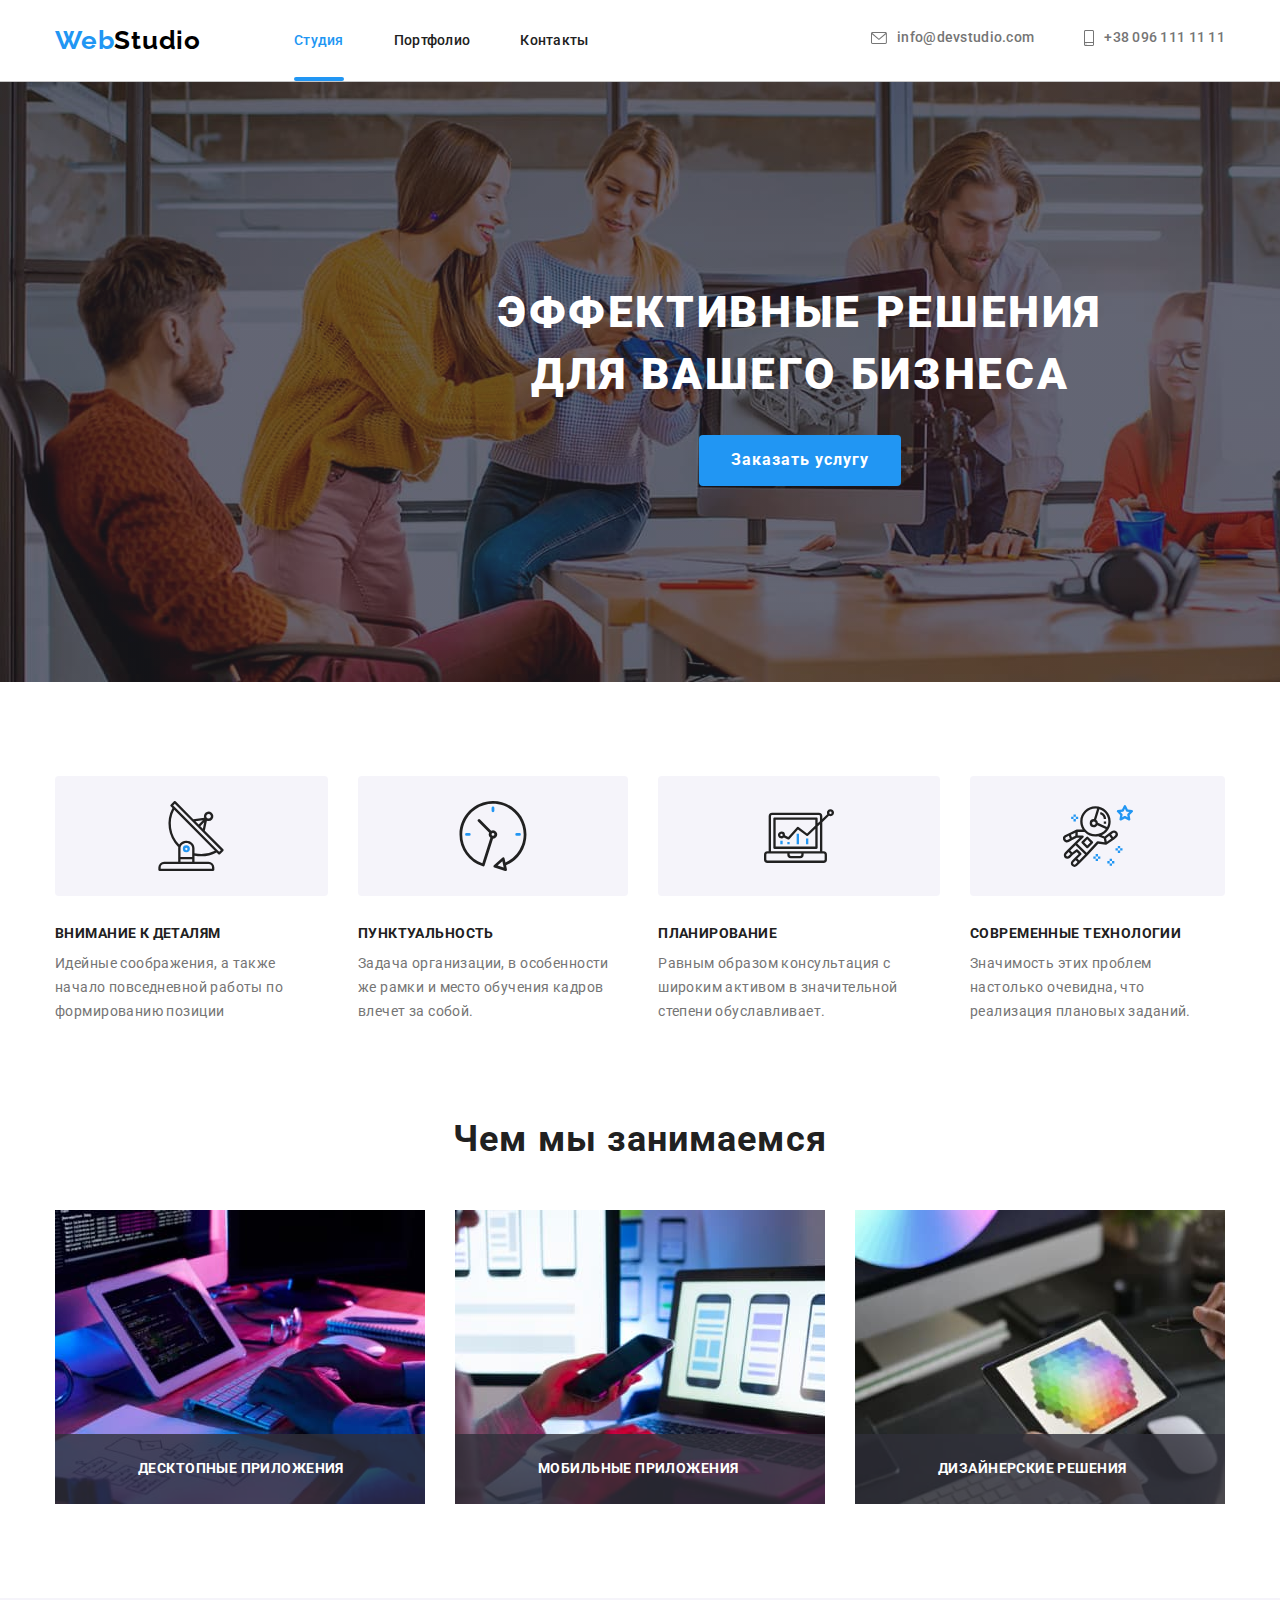
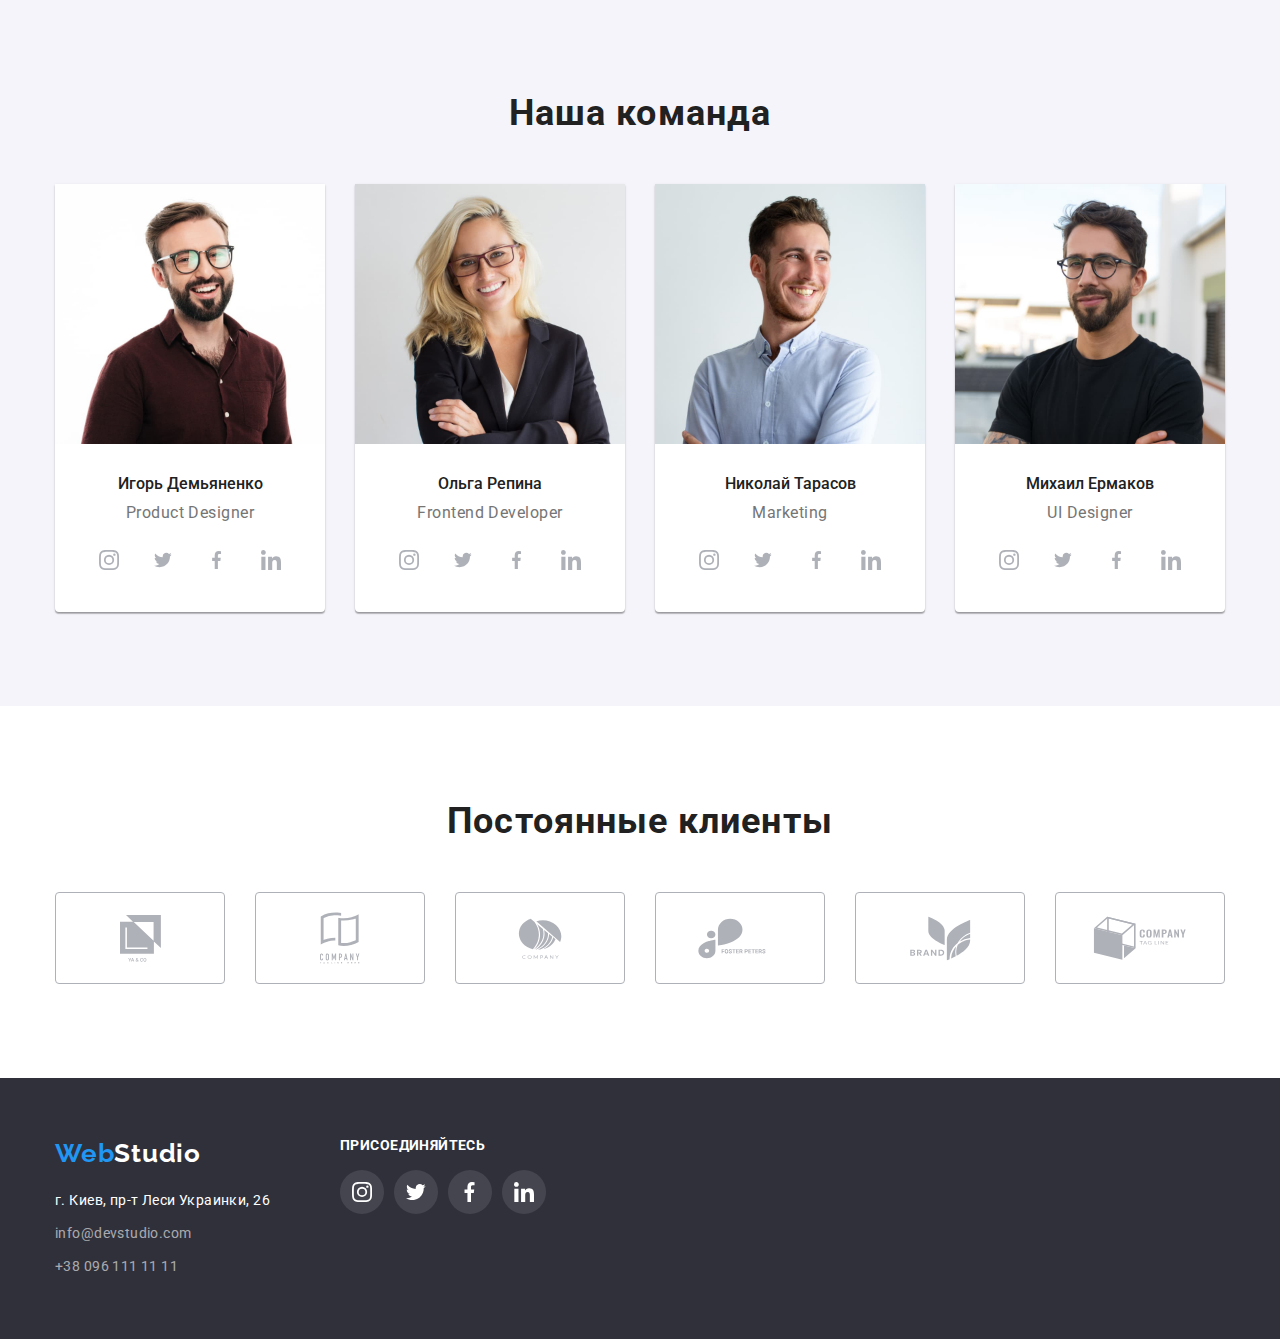
<file: index.html>
<!DOCTYPE html>
<html lang="ru">
  <head>
    <meta charset="UTF-8" />
    <meta http-equiv="X-UA-Compatible" content="IE=edge" />
    <meta name="viewport" content="width=device-width, initial-scale=1.0" />
    <title>WebStudio</title>
    <link rel="preconnect" href="https://fonts.googleapis.com" />
    <link rel="preconnect" href="https://fonts.gstatic.com" crossorigin />
    <link
      href="https://fonts.googleapis.com/css2?family=Montserrat:wght@400;700&family=Raleway:wght@700&family=Roboto:wght@400;500;700;900&display=swap"
      rel="stylesheet"
    />
    <link
      rel="stylesheet"
      href="https://cdnjs.cloudflare.com/ajax/libs/modern-normalize/1.1.0/modern-normalize.min.css"
    />
    <link rel="stylesheet" href="./css/styles.css" />
  </head>
  <body>
    <header class="header">
      <div class="container nav">
        <nav class="header-nav">
          <a class="header-logotype link" href="./"><span class="header-logo">Web</span>Studio</a>
          <ul class="header-nav-list list">
            <li class="header-nav-item">
              <a class="header-nav-link link underline" href="">Студия</a>
            </li>
            <li class="header-nav-item">
              <a class="header-nav-link link" href="./portfolio.html">Портфолио</a>
            </li>
            <li class="header-nav-item">
              <a class="header-nav-link link" href="">Контакты</a>
            </li>
          </ul>
        </nav>
        <ul class="header-list list">
          <li class="header-item">
            <a class="header-contact link" href="mailto:info@devstudio.com">
              <svg class="header-icon-envelope">
                <use href="./images/icons.svg#envelope"></use>
              </svg>
              info@devstudio.com</a
            >
          </li>
          <li class="header-item">
            <a class="header-contact link" href="tel:+380961111111">
              <svg class="header-icon-smartphone">
                <use href="images/icons.svg#smartphone"></use>
              </svg>
              +38 096 111 11 11</a
            >
          </li>
        </ul>
      </div>
    </header>
    <main>
      <!-------------------hero--------------------->

      <section class="hero">
        <h1 class="hero-title">Эффективные решения <br />для вашего бизнеса</h1>
        <button class="hero-btn" data-modal-open type="button">Заказать услугу</button>
      </section>
      <!-------------------features--------------------->

      <section class="features">
        <div class="container">
          <ul class="features-list list">
            <li class="features-item icon-antenna">
              <h3 class="features-title">Внимание к деталям</h3>
              <p class="features-text">
                Идейные соображения, а также начало повседневной работы по формированию позиции
              </p>
            </li>
            <li class="features-item icon-clock">
              <h3 class="features-title">Пунктуальность</h3>
              <p class="features-text">
                Задача организации, в особенности же рамки и место обучения кадров влечет за собой.
              </p>
            </li>
            <li class="features-item icon-diagram">
              <h3 class="features-title">Планирование</h3>
              <p class="features-text">
                Равным образом консультация с широким активом в значительной степени обуславливает.
              </p>
            </li>
            <li class="features-item icon-astronaut">
              <h3 class="features-title">Современные технологии</h3>
              <p class="features-text">
                Значимость этих проблем настолько очевидна, что реализация плановых заданий.
              </p>
            </li>
          </ul>
        </div>
      </section>
      <!-------------------work--------------------->

      <section class="work">
        <div class="container">
          <h2 class="work-title">Чем мы занимаемся</h2>
          <ul class="work-list list">
            <li class="work-item">
              <div class="work-item-img">
                <img class="work-img" src="images/work-img1.jpg" alt="ПК" width="370" />
                <p class="work-text">Десктопные приложения</p>
              </div>
            </li>
            <li class="work-item">
              <div class="work-item-img">
                <img class="work-img" src="images/work-img2.jpg" alt="Телефон" width="370" />
                <p class="work-text">Мобильные приложения</p>
              </div>
            </li>
            <li class="work-item">
              <div class="work-item-img">
                <img class="work-img" src="images/work-img3.jpg" alt="Планшет" width="370" />
                <p class="work-text">Дизайнерские решения</p>
              </div>
            </li>
          </ul>
        </div>
      </section>
      <!-------------------comand--------------------->

      <section class="comand">
        <div class="container">
          <h2 class="comand-title">Наша команда</h2>
          <ul class="comand-list list">
            <li class="comand-item">
              <img
                class="comand-img"
                src="images/comand-img1.jpg"
                alt=" Фото Игорь Демьяненко"
                width="270"
                height="260"
              />
              <div class="comand-title-man-text">
                <h3 class="comand-title-man">Игорь Демьяненко</h3>
                <p class="comand-text">Product Designer</p>
              </div>
              <ul class="comand-social-list list">
                <li class="comand-social-item">
                  <a class="comand-social-link" href="">
                    <svg class="comand-social-icon" width="20px" height="20px">
                      <use href="images/icons.svg#instagram"></use>
                    </svg>
                  </a>
                </li>
                <li class="comand-social-item">
                  <a class="comand-social-link" href="">
                    <svg class="comand-social-icon" width="20px" height="16px">
                      <use href="images/icons.svg#twitter"></use>
                    </svg>
                  </a>
                </li>
                <li class="comand-social-item">
                  <a class="comand-social-link" href="">
                    <svg class="comand-social-icon" width="10px" height="20px">
                      <use href="images/icons.svg#facebook"></use>
                    </svg>
                  </a>
                </li>
                <li class="comand-social-item">
                  <a class="comand-social-link" href="">
                    <svg class="comand-social-icon" width="20px" height="20px">
                      <use href="images/icons.svg#linkedin"></use>
                    </svg>
                  </a>
                </li>
              </ul>
            </li>
            <li class="comand-item">
              <img
                class="comand-img"
                src="images/comand-img2.jpg"
                alt=" Фото Ольга Репина"
                width="270"
                height="260"
              />
              <div class="comand-title-man-text">
                <h3 class="comand-title-man">Ольга Репина</h3>
                <p class="comand-text">Frontend Developer</p>
              </div>
              <ul class="comand-social-list list">
                <li class="comand-social-item">
                  <a class="comand-social-link" href="">
                    <svg class="social-icon" width="20px" height="20px">
                      <use href="images/icons.svg#instagram"></use>
                    </svg>
                  </a>
                </li>
                <li class="comand-social-item">
                  <a class="comand-social-link" href="">
                    <svg class="comand-social-icon" width="20px" height="16px">
                      <use href="images/icons.svg#twitter"></use>
                    </svg>
                  </a>
                </li>
                <li class="comand-social-item">
                  <a class="comand-social-link" href="">
                    <svg class="comand-social-icon" width="10px" height="20px">
                      <use href="images/icons.svg#facebook"></use>
                    </svg>
                  </a>
                </li>
                <li class="comand-social-item">
                  <a class="comand-social-link" href="">
                    <svg class="comand-social-icon" width="20px" height="20px">
                      <use href="images/icons.svg#linkedin"></use>
                    </svg>
                  </a>
                </li>
              </ul>
            </li>
            <li class="comand-item">
              <img
                class="comand-img"
                src="images/comand-img3.jpg"
                alt=" Фото Николай Тарасов"
                width="270"
                height="260"
              />
              <div class="comand-title-man-text">
                <h3 class="comand-title-man">Николай Тарасов</h3>
                <p class="comand-text">Marketing</p>
              </div>
              <ul class="comand-social-list list">
                <li class="comand-social-item">
                  <a class="comand-social-link" href="">
                    <svg class="social-icon" width="20px" height="20px">
                      <use href="images/icons.svg#instagram"></use>
                    </svg>
                  </a>
                </li>
                <li class="comand-social-item">
                  <a class="comand-social-link" href="">
                    <svg class="comand-social-icon" width="20px" height="16px">
                      <use href="images/icons.svg#twitter"></use>
                    </svg>
                  </a>
                </li>
                <li class="comand-social-item">
                  <a class="comand-social-link" href="">
                    <svg class="comand-social-icon" width="10px" height="20px">
                      <use href="images/icons.svg#facebook"></use>
                    </svg>
                  </a>
                </li>
                <li class="comand-social-item">
                  <a class="comand-social-link" href="">
                    <svg class="comand-social-icon" width="20px" height="20px">
                      <use href="images/icons.svg#linkedin"></use>
                    </svg>
                  </a>
                </li>
              </ul>
            </li>
            <li class="comand-item">
              <img
                class="comand-img"
                src="images/comand-img4.jpg"
                alt=" Фото Михаил Ермаков"
                width="270"
                height="260"
              />
              <div class="comand-title-man-text">
                <h3 class="comand-title-man">Михаил Ермаков</h3>
                <p class="comand-text">UI Designer</p>
              </div>
              <ul class="comand-social-list list">
                <li class="comand-social-item">
                  <a class="comand-social-link" href="">
                    <svg class="comand-social-icon" width="20px" height="20px">
                      <use href="images/icons.svg#instagram"></use>
                    </svg>
                  </a>
                </li>
                <li class="comand-social-item">
                  <a class="comand-social-link" href="">
                    <svg class="comand-social-icon" width="20px" height="16px">
                      <use href="images/icons.svg#twitter"></use>
                    </svg>
                  </a>
                </li>
                <li class="comand-social-item">
                  <a class="comand-social-link" href="">
                    <svg class="comand-social-icon" width="10px" height="20px">
                      <use href="images/icons.svg#facebook"></use>
                    </svg>
                  </a>
                </li>
                <li class="comand-social-item">
                  <a class="comand-social-link" href="">
                    <svg class="comand-social-icon" width="20px" height="20px">
                      <use href="images/icons.svg#linkedin"></use>
                    </svg>
                  </a>
                </li>
              </ul>
            </li>
          </ul>
        </div>
      </section>
      <!-------------------clients--------------------->

      <section class="clients">
        <div class="container">
          <h2 class="clients-title">Постоянные клиенты</h2>
          <ul class="clients-list list">
            <li class="clients-item">
              <a class="clients-link" href="">
                <svg class="clients-icon" width="41px" height="47px">
                  <use href="images/icons.svg#group1"></use>
                </svg>
              </a>
            </li>
            <li class="clients-item">
              <a class="clients-link" href="">
                <svg class="clients-icon" width="40px" height="52px">
                  <use href="images/icons.svg#group2"></use>
                </svg>
              </a>
            </li>
            <li class="clients-item">
              <a class="clients-link" href="">
                <svg class="clients-icon" width="44px" height="41px">
                  <use href="images/icons.svg#group3"></use>
                </svg>
              </a>
            </li>
            <li class="clients-item">
              <a class="clients-link" href="">
                <svg class="clients-icon" width="84px" height="41px">
                  <use href="images/icons.svg#group4"></use>
                </svg>
              </a>
            </li>
            <li class="clients-item">
              <a class="clients-link" href="">
                <svg class="clients-icon" width="63px" height="45px">
                  <use href="images/icons.svg#group5"></use>
                </svg>
              </a>
            </li>
            <li class="clients-item">
              <a class="clients-link" href="">
                <svg class="clients-icon" width="94px" height="44px">
                  <use href="images/icons.svg#group6"></use>
                </svg>
              </a>
            </li>
          </ul>
        </div>
      </section>
      <!-------------------backdrop--------------------->

      <div class="backdrop is-hidden" data-modal>
        <div class="modal">
          <button class="btn-modal" data-modal-close>
            <svg class="modal-svg" width="11px" height="11px"></svg>
          </button>
        </div>
      </div>
    </main>
    <!-------------------footer--------------------->

    <footer class="footer">
      <div class="container footer-social">
        <div>
          <a class="footer-logotype link" href="/"><span class="footer-logo">Web</span>Studio</a>
          <address class="footer-adress">г. Киев, пр-т Леси Украинки, 26</address>
          <ul class="footer-list list">
            <li class="footer-item">
              <a class="footer-contact link" href="mailto:info@devstudio.com">info@devstudio.com</a>
            </li>
            <li class="footer-item">
              <a class="footer-contact link" href="tel:+380961111111">+38 096 111 11 11</a>
            </li>
          </ul>
        </div>
        <div class="footer-social-icons">
          <h3 class="footer-social-title">Присоединяйтесь</h3>
          <ul class="footer-social-list list">
            <li class="footer-social-item">
              <a class="footer-social-link" href="">
                <svg class="footer-social-icon" width="20px" height="20px">
                  <use href="images/icons.svg#instagram"></use>
                </svg>
              </a>
            </li>
            <li class="footer-social-item">
              <a class="footer-social-link" href="">
                <svg class="footer-social-icon" width="20px" height="20px">
                  <use href="images/icons.svg#twitter"></use>
                </svg>
              </a>
            </li>
            <li class="footer-social-item">
              <a class="footer-social-link" href="">
                <svg class="footer-social-icon" width="20px" height="20px">
                  <use href="images/icons.svg#facebook"></use>
                </svg>
              </a>
            </li>
            <li class="footer-social-item">
              <a class="footer-social-link" href="">
                <svg class="footer-social-icon" width="20px" height="20px">
                  <use href="images/icons.svg#linkedin"></use>
                </svg>
              </a>
            </li>
          </ul>
        </div>
      </div>
    </footer>
    <script src="./js/modal.js"></script>
  </body>
</html>
</file>
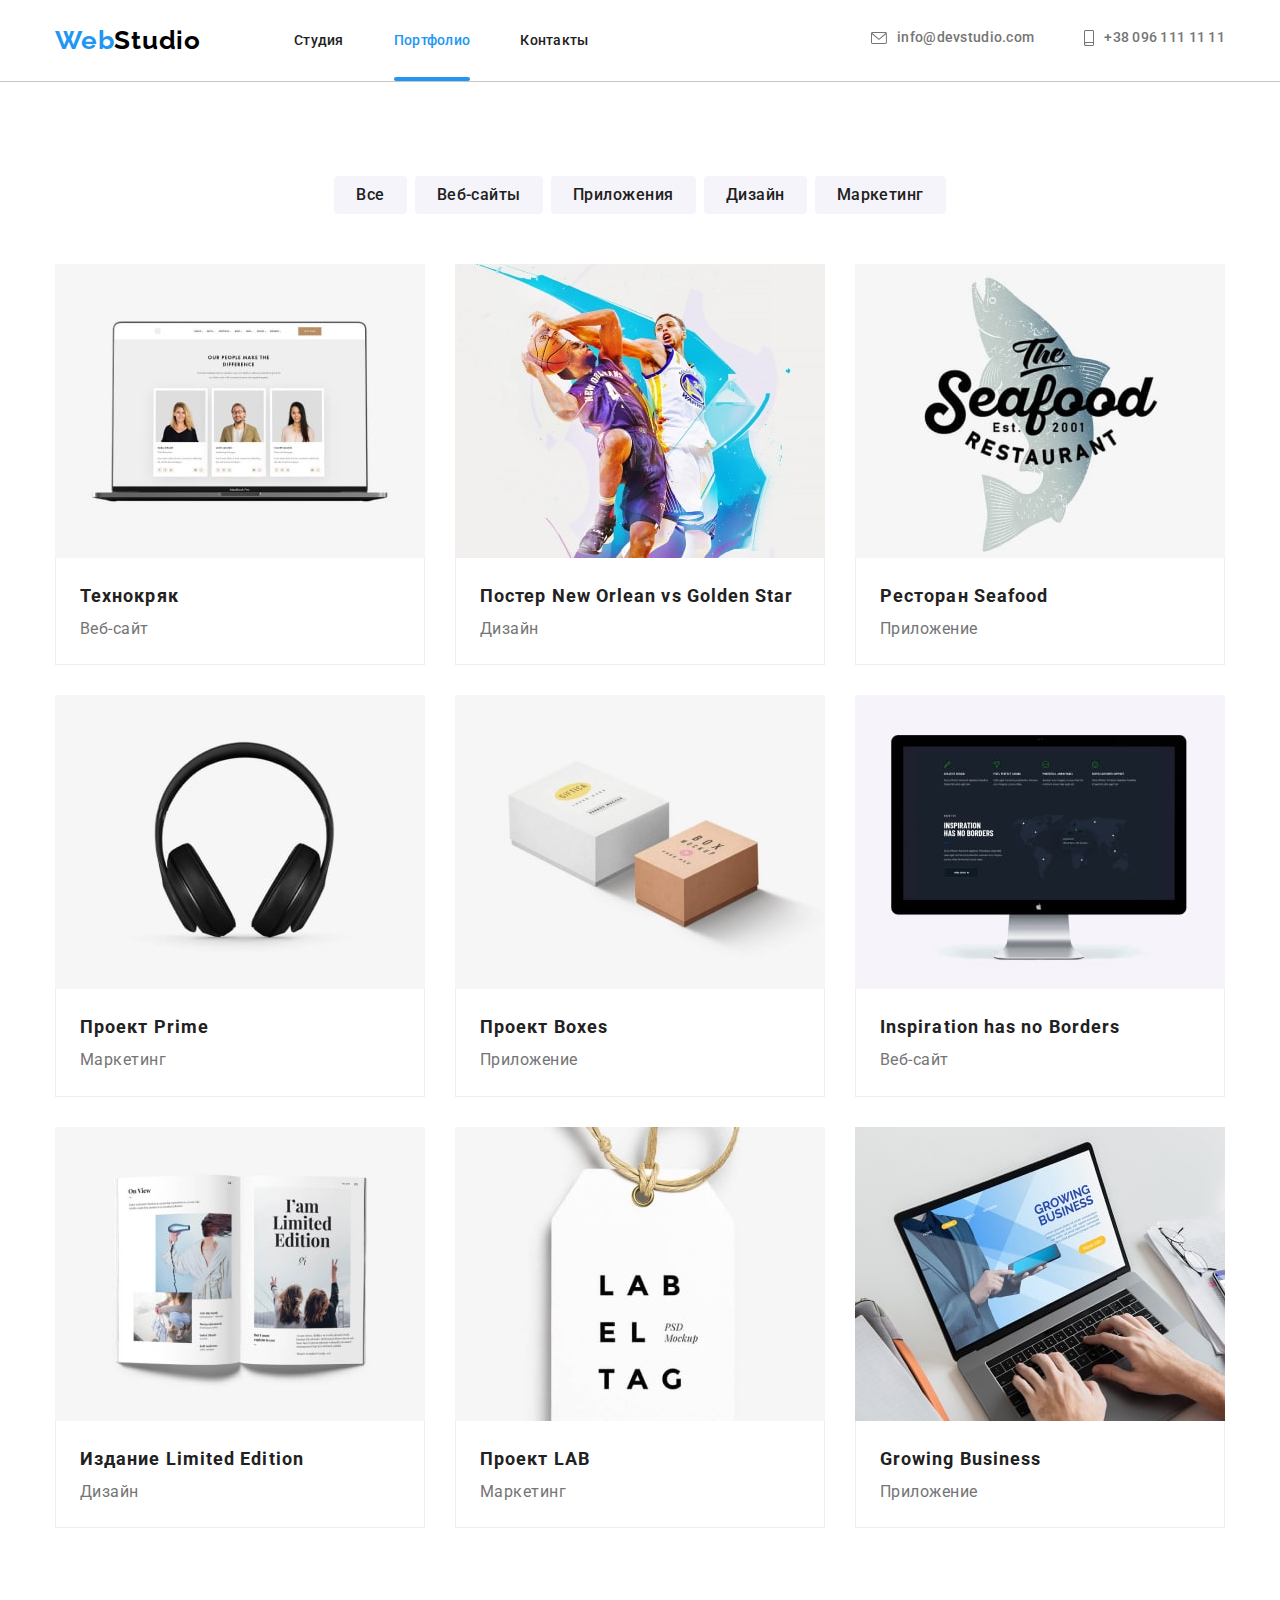
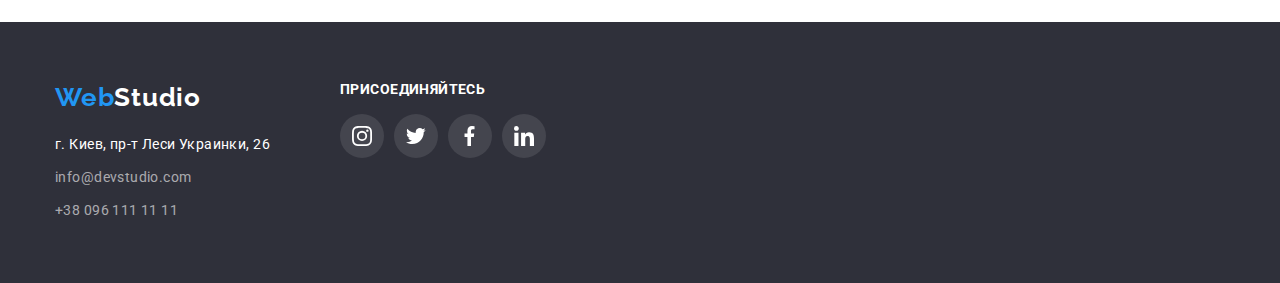
<file: portfolio.html>
<!DOCTYPE html>
<html lang="en">
  <head>
    <meta charset="UTF-8" />
    <meta http-equiv="X-UA-Compatible" content="IE=edge" />
    <meta name="viewport" content="width=device-width, initial-scale=1.0" />
    <title>Portfolio</title>
    <link rel="preconnect" href="https://fonts.googleapis.com" />
    <link rel="preconnect" href="https://fonts.gstatic.com" crossorigin />
    <link
      href="https://fonts.googleapis.com/css2?family=Montserrat:wght@400;700&family=Raleway:wght@700&family=Roboto:wght@400;500;700;900&display=swap"
      rel="stylesheet"
    />
    <link
      rel="stylesheet"
      href="https://cdnjs.cloudflare.com/ajax/libs/modern-normalize/1.1.0/modern-normalize.min.css"
    />
    <link rel="stylesheet" href="./css/styles.css" />
  </head>
  <body class="portfolio">
    <header class="header">
      <div class="container nav">
        <nav class="header-nav">
          <a class="header-logotype link" href="./"><span class="header-logo">Web</span>Studio</a>
          <ul class="header-nav-list list">
            <li class="header-nav-item">
              <a class="header-nav-link link" href="./">Студия</a>
            </li>
            <li class="header-nav-item">
              <a class="header-nav-link link underline" href="./portfolio.html">Портфолио</a>
            </li>
            <li class="header-nav-item">
              <a class="header-nav-link link" href="">Контакты</a>
            </li>
          </ul>
        </nav>
        <ul class="header-list list">
          <li class="header-item">
            <a class="header-contact link" href="mailto:info@devstudio.com">
              <svg class="header-icon-envelope">
                <use href="./images/icons.svg#envelope"></use>
              </svg>
              info@devstudio.com</a
            >
          </li>
          <li class="header-item">
            <a class="header-contact link" href="tel:+380961111111">
              <svg class="header-icon-smartphone">
                <use href="images/icons.svg#smartphone"></use>
              </svg>
              +38 096 111 11 11</a
            >
          </li>
        </ul>
      </div>
    </header>

    <main>
      <!-------------------filter--------------------->

      <section class="filter">
        <div class="container">
          <ul class="filter-list list">
            <li class="filter-item">
              <button class="filter-btn" type="button">Все</button>
            </li>
            <li class="filter-item"><button class="filter-btn" type="button">Веб-сайты</button></li>
            <li class="filter-item">
              <button class="filter-btn" type="button">Приложения</button>
            </li>
            <li class="filter-item"><button class="filter-btn" type="button">Дизайн</button></li>
            <li class="filter-item"><button class="filter-btn" type="button">Маркетинг</button></li>
          </ul>

          <ul class="progect-list list">
            <li class="progect-item">
              <div class="progect-overlay">
                <img
                  class="progect-img"
                  src="./images/portfolio img1.jpg"
                  alt="ноутбук"
                  width="370"
                  height="294"
                />
                <p class="overlay-text">
                  Ресурс предлагает комплексные предложения с разным уровнем функционала и сервисов.
                  Все это позволит посетителю получить исчерпывающие сведения о компании или частном
                  лице.
                </p>
              </div>

              <div class="progect-border">
                <h3 class="progect-title">Технокряк</h3>
                <p class="progect-text">Веб-сайт</p>
              </div>
            </li>
            <li class="progect-item">
              <div class="progect-overlay">
                <img
                  class="progect-img"
                  src="./images/portfolio img2.jpg"
                  alt="баскетболисты"
                  width="370"
                  height="294"
                />
                <p class="overlay-text">
                  Ресурс предлагает комплексные предложения с разным уровнем функционала и сервисов.
                  Все это позволит посетителю получить исчерпывающие сведения о компании или частном
                  лице.
                </p>
              </div>

              <div class="progect-border">
                <h3 class="progect-title">Постер New Orlean vs Golden Star</h3>
                <p class="progect-text">Дизайн</p>
              </div>
            </li>
            <li class="progect-item">
              <div class="progect-overlay">
                <img
                  class="progect-img"
                  src="./images/portfolio img3.jpg"
                  alt="логотип"
                  width="370"
                  height="294"
                />
                <p class="overlay-text">
                  Ресурс предлагает комплексные предложения с разным уровнем функционала и сервисов.
                  Все это позволит посетителю получить исчерпывающие сведения о компании или частном
                  лице.
                </p>
              </div>

              <div class="progect-border">
                <h3 class="progect-title">Ресторан Seafood</h3>
                <p class="progect-text">Приложение</p>
              </div>
            </li>
            <li class="progect-item">
              <div class="progect-overlay">
                <img
                  class="progect-img"
                  src="./images/portfolio img4.jpg"
                  alt="наушники"
                  width="370"
                  height="294"
                />
                <p class="overlay-text">
                  Ресурс предлагает комплексные предложения с разным уровнем функционала и сервисов.
                  Все это позволит посетителю получить исчерпывающие сведения о компании или частном
                  лице.
                </p>
              </div>

              <div class="progect-border">
                <h3 class="progect-title">Проект Prime</h3>
                <p class="progect-text">Маркетинг</p>
              </div>
            </li>
            <li class="progect-item">
              <div class="progect-overlay">
                <img
                  class="progect-img"
                  src="./images/portfolio img5.jpg"
                  alt="коробки"
                  width="370"
                  height="294"
                />
                <p class="overlay-text">
                  Ресурс предлагает комплексные предложения с разным уровнем функционала и сервисов.
                  Все это позволит посетителю получить исчерпывающие сведения о компании или частном
                  лице.
                </p>
              </div>

              <div class="progect-border">
                <h3 class="progect-title">Проект Boxes</h3>
                <p class="progect-text">Приложение</p>
              </div>
            </li>
            <li class="progect-item">
              <div class="progect-overlay">
                <img
                  class="progect-img"
                  src="./images/portfolio img6.jpg"
                  alt="монитор"
                  width="370"
                  height="294"
                />
                <p class="overlay-text">
                  Ресурс предлагает комплексные предложения с разным уровнем функционала и сервисов.
                  Все это позволит посетителю получить исчерпывающие сведения о компании или частном
                  лице.
                </p>
              </div>

              <div class="progect-border">
                <h3 class="progect-title">Inspiration has no Borders</h3>
                <p class="progect-text">Веб-сайт</p>
              </div>
            </li>
            <li class="progect-item">
              <div class="progect-overlay">
                <img
                  class="progect-img"
                  src="./images/portfolio img7.jpg"
                  alt="книга"
                  width="370"
                  height="294"
                />
                <p class="overlay-text">
                  Ресурс предлагает комплексные предложения с разным уровнем функционала и сервисов.
                  Все это позволит посетителю получить исчерпывающие сведения о компании или частном
                  лице.
                </p>
              </div>

              <div class="progect-border">
                <h3 class="progect-title">Издание Limited Edition</h3>
                <p class="progect-text">Дизайн</p>
              </div>
            </li>
            <li class="progect-item">
              <div class="progect-overlay">
                <img
                  class="progect-img"
                  src="./images/portfolio img8.jpg"
                  alt="бирка"
                  width="370"
                  height="294"
                />
                <p class="overlay-text">
                  Ресурс предлагает комплексные предложения с разным уровнем функционала и сервисов.
                  Все это позволит посетителю получить исчерпывающие сведения о компании или частном
                  лице.
                </p>
              </div>

              <div class="progect-border">
                <h3 class="progect-title">Проект LAB</h3>
                <p class="progect-text">Маркетинг</p>
              </div>
            </li>
            <li class="progect-item">
              <div class="progect-overlay">
                <img
                  class="progect-img"
                  src="./images/portfolio img9.jpg"
                  alt="ноутбук"
                  width="370"
                  height="294"
                />
                <p class="overlay-text">
                  Ресурс предлагает комплексные предложения с разным уровнем функционала и сервисов.
                  Все это позволит посетителю получить исчерпывающие сведения о компании или частном
                  лице.
                </p>
              </div>

              <div class="progect-border">
                <h3 class="progect-title">Growing Business</h3>
                <p class="progect-text">Приложение</p>
              </div>
            </li>
          </ul>
        </div>
      </section>
    </main>
    <!-------------------footer--------------------->

    <footer class="footer">
      <div class="container footer-social">
        <div>
          <a class="footer-logotype link" href="/"><span class="footer-logo">Web</span>Studio</a>
          <address class="footer-adress">г. Киев, пр-т Леси Украинки, 26</address>
          <ul class="footer-list list">
            <li class="footer-item">
              <a class="footer-contact link" href="mailto:info@devstudio.com">info@devstudio.com</a>
            </li>
            <li class="footer-item">
              <a class="footer-contact link" href="tel:+380961111111">+38 096 111 11 11</a>
            </li>
          </ul>
        </div>
        <div class="footer-social-icons">
          <h3 class="footer-social-title">Присоединяйтесь</h3>
          <ul class="footer-social-list list">
            <li class="footer-social-item">
              <a class="footer-social-link" href="">
                <svg class="footer-social-icon" width="20px" height="20px">
                  <use href="images/icons.svg#instagram"></use>
                </svg>
              </a>
            </li>
            <li class="footer-social-item">
              <a class="footer-social-link" href="">
                <svg class="footer-social-icon" width="20px" height="20px">
                  <use href="images/icons.svg#twitter"></use>
                </svg>
              </a>
            </li>
            <li class="footer-social-item">
              <a class="footer-social-link" href="">
                <svg class="footer-social-icon" width="20px" height="20px">
                  <use href="images/icons.svg#facebook"></use>
                </svg>
              </a>
            </li>
            <li class="footer-social-item">
              <a class="footer-social-link" href="">
                <svg class="footer-social-icon" width="20px" height="20px">
                  <use href="images/icons.svg#linkedin"></use>
                </svg>
              </a>
            </li>
          </ul>
        </div>
      </div>
    </footer>
  </body>
</html>
</file>
<file: css/styles.css>
:root {
  --primary-text-color: #757575;
  --title-text-color: #212121;
  --accent-color: #2196f3;
  --white-color: #ffffff;

  --timing-function: cubic-bezier(0.4, 0, 0.2, 1);
}
.list {
  list-style: none;
}
.link {
  text-decoration: none;
}
body {
  font-family: roboto, sans-serif;
  color: var(--primary-text-color);
  background-color: var(--white-color);
}

/*------------ logo --------------*/

.header-logotype,
.footer-logotype {
  font-family: Raleway;
  font-weight: 700;
  font-size: 26px;
  line-height: 1.2;
  letter-spacing: 0.03em;
}
.header-logotype {
  margin-right: 93px;
  color: #000000;
}

.header-logo,
.footer-logo {
  color: var(--accent-color);
}
.header-logotype:hover,
.header-logotype:focus,
.footer-logotype:hover,
.footer-logotype:focus {
  color: var(--accent-color);

  transition: color 250ms var(--timing-function);
}
.container {
  width: 1200px;
  padding-left: 15px;
  padding-right: 15px;
  margin-left: auto;
  margin-right: auto;
}
/*------------ header --------------*/

.header {
  padding: 25px 0;
  background-color: var(--white-color);
  border-bottom-width: 1px;
  border-bottom-style: solid;
  border-bottom-color: #c4c4c4;
}
.nav {
  display: flex;
  align-items: center;
}
.header-nav {
  display: flex;
  align-items: center;
}
.header-nav-list {
  display: flex;
  margin: 0;
  padding: 0;
}
.header-nav-item + .header-nav-item {
  margin-left: 50px;
}
.header-list {
  display: flex;
  margin-left: auto;
  margin-top: 0;
  margin-bottom: 0;
  padding: 0;
}

.header-item + .header-item {
  margin-left: 50px;
}
.header-nav-link {
  position: relative;
  padding-top: 32px;
  padding-bottom: 33px;

  font-style: normal;
  font-weight: 500;
  font-size: 14px;
  line-height: 1.14;
  letter-spacing: 0.02em;
  color: var(--title-text-color);

  transition: 250ms var(--timing-function);
}
.underline {
  color: var(--accent-color);
}
.underline::after {
  position: absolute;
  bottom: 0;

  content: '';
  display: block;
  width: 100%;
  height: 4px;
  border-radius: 2px;
  background-color: var(--accent-color);
}
.header-nav-link:hover,
.header-nav-link:focus {
  color: var(--accent-color);

  transition: color 250ms var(--timing-function);
}

/*------------ contact --------------*/

.header-contact {
  display: inline-flex;
  align-items: center;

  font-style: normal;
  font-weight: 500;
  font-size: 14px;
  line-height: 1.14;
  letter-spacing: 0.02em;
  color: var(--primary-text-color);
}
.header-icon-envelope {
  width: 16px;
  height: 12px;
  margin-right: 10px;

  fill: currentColor;
}
.header-icon-smartphone {
  width: 10px;
  height: 16px;
  margin-right: 10px;

  fill: currentColor;
}

.footer-contact {
  font-style: normal;
  font-weight: 400;
  font-size: 14px;
  line-height: 1.7;
  letter-spacing: 0.03em;
  color: rgba(255, 255, 255, 0.6);
}
.header-contact:hover,
.header-contact:focus,
.footer-contact:hover,
.footer-contact:focus {
  color: var(--accent-color);

  transition: color 250ms var(--timing-function);
}

/*------------ hero --------------*/

.hero {
  padding: 200px 0;
  text-align: center;
  width: 1600px;
  height: 600px;
  margin-right: auto;
  margin-left: auto;
  background-image: linear-gradient(rgba(47, 48, 58, 0.4), rgba(47, 48, 58, 0.4)),
    url(../images/overlay.jpg);
  background-color: #c4c4c4;
}

.hero-title {
  margin-top: 0;
  margin-bottom: 0;

  font-style: normal;
  font-weight: 900;
  font-size: 44px;
  line-height: 1.4;
  letter-spacing: 0.06em;
  text-transform: uppercase;
  color: var(--white-color);
}

/*------------ button --------------*/

.hero-btn {
  margin-top: 30px;
  padding: 10px 32px;
  border: none;
  border-radius: 4px;

  font-family: inherit;
  font-style: normal;
  font-weight: 700;
  font-size: 16px;
  line-height: 1.9;
  letter-spacing: 0.06em;
  cursor: pointer;

  background-color: #2196f3;
  color: var(--white-color);
}

/*------------ section features --------------*/

.features {
  margin-top: 0;
  margin-bottom: 0;
  padding-top: 94px;
}
.features-list {
  display: flex;
  margin: 0;
  padding: 0;
}
.features-item + .features-item {
  margin-left: 30px;
}
.features-item::before {
  content: '';
  display: block;
  height: 120px;
  margin-bottom: 30px;
  background: #f5f4fa;
  border-radius: 4px;
  background-repeat: no-repeat;
  background-position: center;
}
.icon-antenna::before {
  background-image: url(../images/antenna.svg);
}
.icon-clock::before {
  background-image: url(../images/clock.svg);
}
.icon-diagram::before {
  background-image: url(../images/diagram.svg);
}
.icon-astronaut::before {
  background-image: url(../images/astronaut.svg);
}

.features-title {
  margin: 0;

  font-style: normal;
  font-weight: 700;
  font-size: 14px;
  line-height: 1.14;
  letter-spacing: 0.03em;
  text-transform: uppercase;
  color: var(--title-text-color);
}
.features-text {
  margin-bottom: 0;
  margin-top: 10px;

  font-style: normal;
  font-weight: 400;
  font-size: 14px;
  line-height: 1.7;
  letter-spacing: 0.03em;
  color: var(--primary-text-color);
}

/*------------ section work --------------*/

.work {
  margin-top: 0px;
  margin-bottom: 0px;
  padding-top: 94px;
  padding-bottom: 94px;
}

.work-title {
  margin-top: 0;
  margin-bottom: 50px;

  font-style: normal;
  font-weight: 700;
  font-size: 36px;
  line-height: 1.17;
  text-align: center;
  letter-spacing: 0.03em;
  color: var(--title-text-color);
}
.work-list {
  display: flex;
  margin: 0;
  padding: 0;
}
.work-item + .work-item {
  margin-left: 30px;
}
.work-item-img {
  position: relative;
}
.work-item-img::before {
  position: absolute;
  content: '';
  display: inline-block;
  width: 100%;
  height: 70px;
  bottom: 0;
  background-color: rgba(47, 48, 58, 0.8);
}

.work-text {
  position: absolute;
  margin: 0;
  bottom: 27px;
  left: 83px;

  font-style: normal;
  font-weight: 700;
  font-size: 14px;
  line-height: 1.1;
  text-align: center;
  letter-spacing: 0.03em;
  text-transform: uppercase;

  color: var(--white-color);
}
.work-img {
  display: block;
}

/*------------ section comand --------------*/

.comand {
  margin-top: 0px;
  margin-bottom: 0;
  padding: 94px 0 94px 0;

  background-color: #f5f4fa;
}

.comand-title {
  margin-top: 0;
  margin-bottom: 0;

  font-style: normal;
  font-weight: 700;
  font-size: 36px;
  line-height: 1.17;
  text-align: center;
  letter-spacing: 0.03em;
  color: var(--title-text-color);
}
.comand-list {
  display: flex;
  margin-top: 50px;
  margin-bottom: 0;
  padding-left: 0;

  text-align: center;
}

.comand-item + .comand-item {
  margin-left: 30px;
}
.comand-item {
  background: var(--white-color);

  box-shadow: 0px 1px 3px rgba(0, 0, 0, 0.12), 0px 1px 1px rgba(0, 0, 0, 0.14),
    0px 2px 1px rgba(0, 0, 0, 0.2);
  border-radius: 0px 0px 4px 4px;
}
.comand-title-man-text {
  padding-top: 30px;
  padding-bottom: 0;
}
.comand-img {
  display: block;
}
.comand-title-man {
  margin-top: 0;
  margin-bottom: 0;

  font-style: normal;
  font-weight: 500;
  font-size: 16px;
  line-height: 1.2;
  letter-spacing: 0.03e;
  color: var(--title-text-color);
}
.comand-text {
  margin-top: 10px;
  margin-bottom: 0;

  font-style: normal;
  font-weight: 400;
  font-size: 16px;
  line-height: 1.2;
  letter-spacing: 0.03em;
  color: var(--primary-text-color);
}
.comand-social-list {
  display: flex;
  justify-content: center;
  padding-top: 16px;
  padding-bottom: 30px;
  padding-left: 0;
}
.comand-social-link {
  display: flex;
  justify-content: center;
  align-items: center;

  border-radius: 50%;
  fill: #afb1b8;
  background-color: var(--white-color);
  width: 44px;
  height: 44px;
}
.comand-social-item + .comand-social-item {
  margin-left: 10px;
}
.comand-social-link:hover,
.comand-social-link:focus {
  fill: var(--white-color);
  background-color: #2196f3;

  transition: fill 250ms var(--timing-function), background-color 250ms var(--timing-function);
}

/*------------ section clients --------------*/

.clients {
  padding-top: 94px;
  padding-bottom: 94px;
}
.clients-title {
  margin: 0;

  font-style: normal;
  font-weight: 700;
  font-size: 36px;
  line-height: 1.17;
  text-align: center;
  letter-spacing: 0.03em;
  color: var(--title-text-color);
}
.clients-list {
  display: flex;
  justify-content: center;
  align-items: center;

  padding-left: 0;
  margin-top: 50px;
  margin-bottom: 0;
}

.clients-link {
  display: flex;
  align-items: center;
  justify-content: center;
  width: 170px;
  height: 92px;
  border: 1px solid #afb1b8;
  border-radius: 4px;
  fill: #afb1b8;
}

.clients-link:hover,
.clients-link:focus {
  border: 1px solid #2196f3;

  fill: #2196f3;

  transition: fill 250ms var(--timing-function);
}
.clients-item + .clients-item {
  margin-left: 30px;
}

/*------------ modal --------------*/

.backdrop {
  position: fixed;
  top: 0;
  left: 0;
  transition: opacity 250ms var(--timing-function), transform 250ms var(--timing-function);

  width: 100%;
  height: 100%;

  background-color: rgba(0, 0, 0, 0.2);
}
.backdrop.is-hidden {
  opacity: 0;
  pointer-events: none;
}
.modal {
  display: block;
  position: absolute;
  top: 50%;
  left: 50%;
  transform: translate(-50%, -50%);

  width: 528px;
  height: 581px;

  background-color: var(--white-color);
  box-shadow: 0px 1px 3px rgba(0, 0, 0, 0.12), 0px 1px 1px rgba(0, 0, 0, 0.14),
    0px 2px 1px rgba(0, 0, 0, 0.2);

  border-radius: 4px;
}
.btn-modal {
  display: block;
  width: 30px;
  height: 30px;
  margin-top: 8px;
  margin-right: 8px;
  margin-left: auto;
  border-radius: 50%;
  border: 1px solid rgba(0, 0, 0, 0.1);
}
.modal-svg {
  background-image: url(../images/Vector.svg);
  background-size: cover;
}

/*------------ footer --------------*/

.footer {
  padding-top: 60px;
  padding-bottom: 60px;

  background-color: #2f303a;
}

.footer-logotype {
  margin-top: 60px;
  margin-bottom: 0;

  color: var(--white-color);
}
.footer-adress {
  margin-top: 20px;
  margin-bottom: 0;

  font-style: normal;
  font-weight: 400;
  font-size: 14px;
  line-height: 1.7;
  letter-spacing: 0.03em;
  color: var(--white-color);
}
.footer-list {
  margin: 0;
  padding-left: 0;
}
.footer-item {
  margin-top: 9px;
  margin-bottom: 0;
}
.footer-social {
  display: flex;
}
.footer-social-icons {
  margin-left: 70px;
}
.footer-social-title {
  margin-top: 0;
  margin-bottom: 0;

  font-style: normal;
  font-weight: 700;
  font-size: 14px;
  line-height: 1.14;
  letter-spacing: 0.03em;
  text-transform: uppercase;
  color: var(--white-color);
}
.footer-social-list {
  display: flex;
  justify-content: center;
  padding-left: 0;
}
.footer-social-link {
  display: flex;
  align-items: center;
  justify-content: center;
  width: 44px;
  height: 44px;
  padding-left: 0;
  border-radius: 50%;
  fill: var(--white-color);
  background-color: rgba(255, 255, 255, 0.1);
}
.footer-social-link:hover,
.footer-social-link:focus {
  background-color: #2196f3;

  transition: background-color 250ms var(--timing-function);
}
.footer-social-item + .footer-social-item {
  margin-left: 10px;
}

/*------------ portfolio --------------*/

.portfolio {
  font-family: roboto, sans-serif;
  color: var(--primary-text-color);
  background-color: var(--white-color);
}
.filter {
  margin-top: 0;
  margin-bottom: 0;
  padding-top: 94px;
  padding-bottom: 94px;
}
.filter-btn {
  border-radius: 4px;
  padding: 6px 22px;
}
.filter-btn {
  border: none;
  font-family: inherit;
  font-style: normal;
  font-weight: 500;
  font-size: 16px;
  line-height: 1.6;
  text-align: center;
  letter-spacing: 0.03em;
  background-color: #f5f4fa;
  color: #212121;
  cursor: pointer;
}

.filter-btn:hover,
.filter-btn:focus {
  background-color: #2196f3;
  color: var(--white-color);
  box-shadow: 0px 3px 1px rgba(0, 0, 0, 0.1), 0px 1px 2px rgba(0, 0, 0, 0.08),
    0px 2px 2px rgba(0, 0, 0, 0.12);

  transition: background-color 250ms var(--timing-function), color 250ms var(--timing-function),
    box-shadow 250ms var(--timing-function);
}
.filter-list {
  display: flex;
  justify-content: center;
  margin-top: 0;
  margin-bottom: 50px;
  padding-left: 0;
}
.filter-item + .filter-item {
  margin-left: 8px;
}

/*------------ section progect --------------*/

.progect-list {
  display: flex;
  flex-wrap: wrap;
  flex-basis: calc(100% / 3 - 30px);
  margin: 0;
  padding: 0;
  margin-bottom: -30px;
  margin-left: -30px;
}
.progect-border {
  border: 1px solid #eeeeee;
  border-top: none;
  padding: 20px 24px;
}
.progect-item {
  margin-left: 30px;
  margin-bottom: 30px;
}
.progect-item:hover,
.progect-item:focus {
  box-shadow: 0px 3px 1px rgba(0, 0, 0, 0.1), 0px 1px 2px rgba(0, 0, 0, 0.08),
    0px 2px 2px rgba(0, 0, 0, 0.12);
  cursor: pointer;

  transition: box-shadow 250ms var(--timing-function);
}
.overlay-text {
  position: absolute;

  display: inline-block;
  margin: 0;
  padding: 63px 24px;
  width: 370px;
  height: 294px;

  font-style: normal;
  font-weight: 400;
  font-size: 18px;
  line-height: 1.6;
  letter-spacing: 0.03em;
  color: var(--white-color);
}
.progect-overlay {
  position: relative;
  overflow: hidden;
}
.progect-overlay::before {
  position: absolute;
  transform: translateY(100%);
  transition: opacity 250ms var(--timing-function), transform 250ms var(--timing-function);
  content: '';

  display: inline-block;
  width: 100%;
  height: 100%;
  background-color: rgba(33, 150, 243, 0.9);
  opacity: 0;
}
.progect-item:hover .progect-overlay::before {
  transform: translateY(0);

  opacity: 1;
}
.progect-item:hover .overlay-text {
  transform: translateY(-100%);
  transition: opacity 250ms var(--timing-function), transform 250ms var(--timing-function);
}
.progect-title {
  margin-top: 0;
  margin-bottom: 0;

  font-style: normal;
  font-weight: 700;
  font-size: 18px;
  line-height: 2;
  letter-spacing: 0.06em;
  color: var(--title-text-color);
}
.progect-text {
  margin-top: 0px;
  margin-bottom: 0px;

  font-style: normal;
  font-weight: 400;
  font-size: 16px;
  line-height: 1.9;
  letter-spacing: 0.03em;
  color: var(--primary-text-color);
}
.progect-img {
  display: block;
}
</file>
